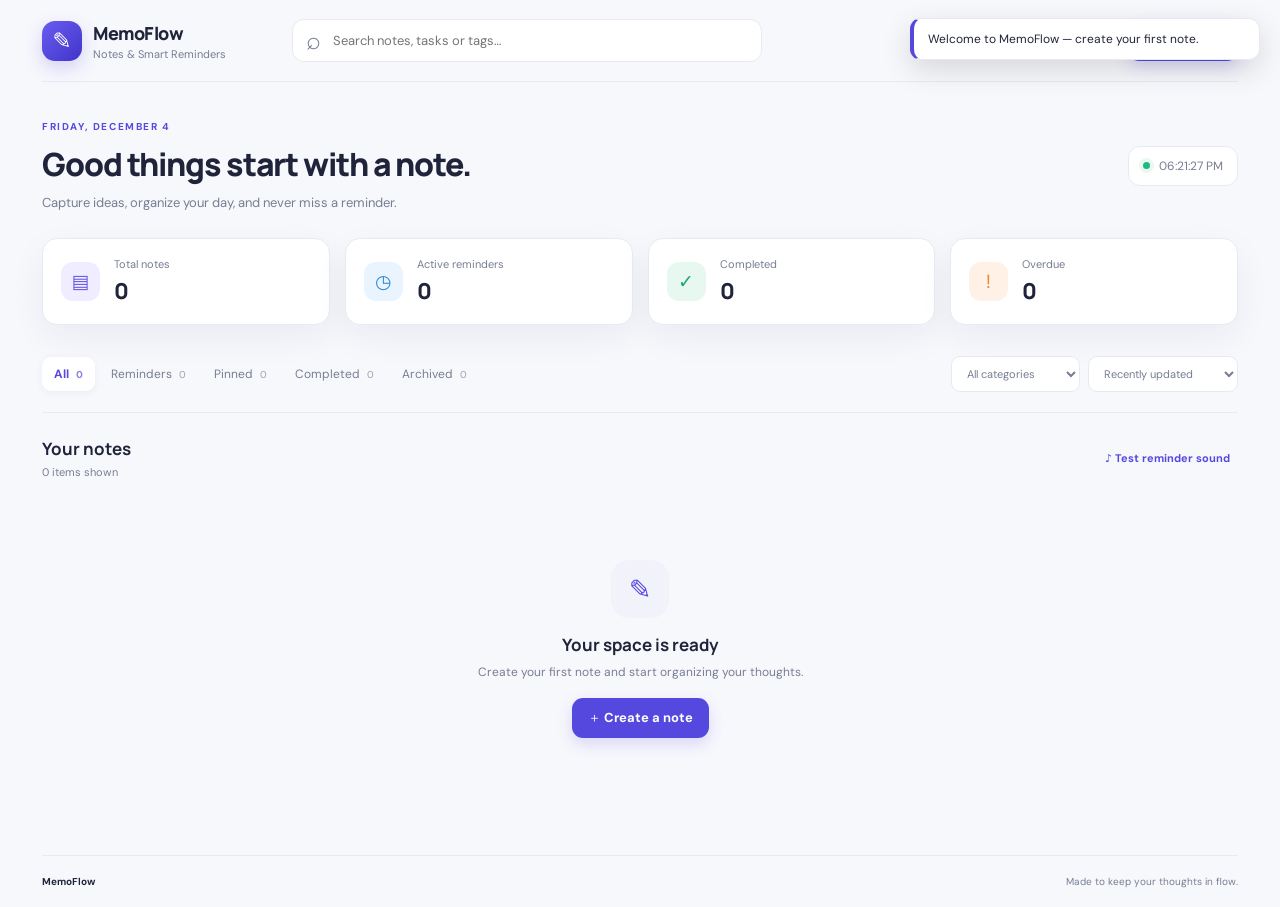
<file: MemoFlow/index.html>
<!doctype html>
<html lang="en">
<head>
  <meta charset="UTF-8">
  <meta name="viewport" content="width=device-width, initial-scale=1">
  <meta name="theme-color" content="#4f46e5">
  <meta name="description" content="MemoFlow is a clean, offline-first notes and reminders app.">
  <title>MemoFlow — Notes & Smart Reminders</title>
  <link rel="icon" href="assets/favicon.svg" type="image/svg+xml">
  <link rel="stylesheet" href="src/styles.css">
</head>
<body>
  <div class="app-shell">
    <header class="topbar">
      <a class="brand" href="#" aria-label="MemoFlow home">
        <span class="brand-mark" aria-hidden="true">✎</span>
        <span><strong>MemoFlow</strong><small>Notes & Smart Reminders</small></span>
      </a>
      <label class="search-wrap">
        <span aria-hidden="true">⌕</span>
        <input id="searchInput" type="search" placeholder="Search notes, tasks or tags…" autocomplete="off">
        <button id="clearSearchBtn" class="icon-btn clear-search hidden" type="button" aria-label="Clear search">×</button>
      </label>
      <div class="header-actions">
        <button id="exportBtn" class="icon-btn" type="button" title="Export backup" aria-label="Export backup">⇩</button>
        <label class="icon-btn import-label" title="Import backup" aria-label="Import backup">⇧
          <input id="importInput" type="file" accept="application/json,.json" hidden>
        </label>
        <button id="themeBtn" class="icon-btn" type="button" title="Toggle theme" aria-label="Toggle theme">☾</button>
        <button id="newNoteBtn" class="primary-btn" type="button"><span>＋</span> <span class="button-text">New note</span></button>
      </div>
    </header>

    <main class="main-content">
      <section class="welcome-row">
        <div>
          <p class="eyebrow" id="todayLabel">YOUR WORKSPACE</p>
          <h1>Good things start with a note.</h1>
          <p class="subheading">Capture ideas, organize your day, and never miss a reminder.</p>
        </div>
        <div class="clock-card"><span class="live-dot"></span><span id="liveClock">--:--:--</span></div>
      </section>

      <section class="stats-grid" aria-label="Workspace overview">
        <article class="stat-card"><span class="stat-icon purple">▤</span><div><span class="stat-label">Total notes</span><strong id="totalCount">0</strong></div></article>
        <article class="stat-card"><span class="stat-icon blue">◷</span><div><span class="stat-label">Active reminders</span><strong id="reminderCount">0</strong></div></article>
        <article class="stat-card"><span class="stat-icon green">✓</span><div><span class="stat-label">Completed</span><strong id="completedCount">0</strong></div></article>
        <article class="stat-card"><span class="stat-icon orange">!</span><div><span class="stat-label">Overdue</span><strong id="overdueCount">0</strong></div></article>
      </section>

      <section class="toolbar" aria-label="Note filters">
        <div class="filter-tabs" role="group" aria-label="Status filter">
          <button class="tab active" data-status="all" type="button">All <span id="countAll">0</span></button>
          <button class="tab" data-status="reminders" type="button">Reminders <span id="countReminders">0</span></button>
          <button class="tab" data-status="pinned" type="button">Pinned <span id="countPinned">0</span></button>
          <button class="tab" data-status="completed" type="button">Completed <span id="countCompleted">0</span></button>
          <button class="tab" data-status="archived" type="button">Archived <span id="countArchived">0</span></button>
        </div>
        <div class="toolbar-right">
          <label class="select-wrap"><span class="sr-only">Filter by category</span>
            <select id="categoryFilter">
              <option value="all">All categories</option>
              <option value="Personal">Personal</option>
              <option value="Work">Work</option>
              <option value="Ideas">Ideas</option>
              <option value="Urgent">Urgent</option>
            </select>
          </label>
          <label class="select-wrap"><span class="sr-only">Sort notes</span>
            <select id="sortSelect">
              <option value="updated">Recently updated</option>
              <option value="created">Newest first</option>
              <option value="oldest">Oldest first</option>
              <option value="title">Title A–Z</option>
              <option value="reminder">Reminder date</option>
            </select>
          </label>
        </div>
      </section>

      <section class="section-heading">
        <div><h2 id="listHeading">Your notes</h2><p id="resultSummary">Everything you've saved, in one place.</p></div>
        <button id="testSoundBtn" class="text-btn" type="button">♪ Test reminder sound</button>
      </section>
      <section id="notesGrid" class="notes-grid" aria-live="polite"></section>
      <section id="emptyState" class="empty-state hidden">
        <div class="empty-icon">✎</div><h3 id="emptyTitle">Your space is ready</h3>
        <p id="emptyText">Create your first note and start organizing your thoughts.</p>
        <button id="emptyCreateBtn" class="primary-btn" type="button">＋ Create a note</button>
      </section>
    </main>
    <footer class="footer"><span>MemoFlow</span><span>Made to keep your thoughts in flow.</span></footer>
  </div>

  <div id="noteDialog" class="dialog-backdrop hidden" role="presentation">
    <section class="dialog" role="dialog" aria-modal="true" aria-labelledby="dialogTitle">
      <header class="dialog-header"><div><p class="eyebrow">YOUR WORKSPACE</p><h2 id="dialogTitle">Create a note</h2></div><button id="closeDialogBtn" class="icon-btn" type="button" aria-label="Close dialog">×</button></header>
      <form id="noteForm">
        <input id="noteId" type="hidden">
        <label class="field-label" for="noteTitle">Title <span>*</span></label>
        <input id="noteTitle" class="text-input" maxlength="120" required placeholder="Give your note a title">
        <label class="field-label" for="noteContent">Details</label>
        <textarea id="noteContent" class="text-input textarea" rows="6" maxlength="10000" placeholder="Write your thoughts, plans or checklist…"></textarea>
        <div class="form-row">
          <div><label class="field-label" for="noteCategory">Category</label><select id="noteCategory" class="text-input"><option>Personal</option><option>Work</option><option>Ideas</option><option>Urgent</option></select></div>
          <div><label class="field-label" for="noteColor">Card color</label><select id="noteColor" class="text-input"><option value="plain">Cloud</option><option value="lavender">Lavender</option><option value="mint">Mint</option><option value="peach">Peach</option><option value="sky">Sky</option><option value="rose">Rose</option></select></div>
        </div>
        <label class="field-label" for="noteTags">Tags <small>Separate with commas</small></label>
        <input id="noteTags" class="text-input" maxlength="200" placeholder="planning, ideas, personal">
        <div class="reminder-panel">
          <div class="panel-heading"><div><strong>Reminder</strong><small>Choose when you want to be reminded.</small></div><button id="clearReminderBtn" class="text-btn" type="button">Clear</button></div>
          <input id="noteReminder" class="text-input" type="datetime-local">
          <div class="quick-times"><button type="button" data-minutes="10">In 10 min</button><button type="button" data-minutes="60">In 1 hour</button><button type="button" data-minutes="1440">Tomorrow</button></div>
        </div>
        <div class="form-bottom">
          <label class="check-label"><input id="notePinned" type="checkbox"> Pin this note</label>
          <div class="dialog-actions"><button id="cancelDialogBtn" class="secondary-btn" type="button">Cancel</button><button class="primary-btn" type="submit">Save note</button></div>
        </div>
        <p id="formError" class="form-error" role="alert"></p>
      </form>
    </section>
  </div>

  <div id="toastRegion" class="toast-region" aria-live="polite" aria-atomic="true"></div>
  <script type="module" src="src/app.js"></script>
</body>
</html>
</file>
<file: MemoFlow/src/styles.css>
@import url('https://fonts.googleapis.com/css2?family=DM+Sans:wght@400;500;600;700&family=Manrope:wght@500;600;700;800&display=swap');
:root{font-family:"DM Sans",system-ui,sans-serif;color:#20243a;background:#f7f8fc;font-synthesis:none;text-rendering:optimizeLegibility;--bg:#f7f8fc;--surface:#fff;--surface-2:#f2f3fa;--text:#20243a;--muted:#777d93;--border:#e8eaf2;--primary:#5548df;--primary-dark:#4438c7;--shadow:0 12px 34px rgba(30,35,75,.06)}
:root.dark{color-scheme:dark;--bg:#10121d;--surface:#191c2a;--surface-2:#222638;--text:#f0f1f8;--muted:#a1a6ba;--border:#2d3247;--shadow:0 12px 34px rgba(0,0,0,.18)}
*{box-sizing:border-box}body{margin:0;background:var(--bg);color:var(--text);min-height:100vh}button,input,textarea,select{font:inherit}button{cursor:pointer}button:focus-visible,input:focus-visible,textarea:focus-visible,select:focus-visible{outline:3px solid rgba(85,72,223,.25);outline-offset:2px}.hidden{display:none!important}.sr-only{position:absolute;width:1px;height:1px;padding:0;margin:-1px;overflow:hidden;clip:rect(0,0,0,0);white-space:nowrap;border:0}
.app-shell{max-width:1440px;margin:auto;min-height:100vh;padding:0 42px;display:flex;flex-direction:column}.topbar{height:82px;display:flex;align-items:center;gap:30px;border-bottom:1px solid var(--border)}.brand{display:flex;align-items:center;gap:11px;text-decoration:none;color:var(--text);min-width:220px}.brand-mark{width:40px;height:40px;border-radius:13px;background:linear-gradient(135deg,#6b5cf0,#4034c8);color:white;display:grid;place-items:center;font-size:23px;box-shadow:0 7px 18px #5548df38}.brand strong{font:800 18px Manrope,sans-serif;display:block;letter-spacing:-.5px}.brand small{display:block;color:var(--muted);font-size:11px;margin-top:2px}.search-wrap{height:43px;max-width:470px;flex:1;display:flex;align-items:center;gap:10px;background:var(--surface);border:1px solid var(--border);border-radius:12px;padding:0 13px;color:var(--muted)}.search-wrap>span{font-size:25px;line-height:1}.search-wrap input{border:0;outline:0;background:transparent;color:var(--text);width:100%;font-size:13px}.header-actions{margin-left:auto;display:flex;align-items:center;gap:9px}.icon-btn{width:39px;height:39px;border:1px solid var(--border);border-radius:11px;background:var(--surface);color:var(--muted);font-size:20px;display:grid;place-items:center}.icon-btn:hover{color:var(--primary);border-color:#c9c5ff}.import-label{cursor:pointer}.primary-btn,.secondary-btn{border:0;border-radius:11px;padding:11px 16px;font-weight:700;font-size:13px}.primary-btn{background:var(--primary);color:white;box-shadow:0 6px 15px #5548df30}.primary-btn:hover{background:var(--primary-dark)}.secondary-btn{background:var(--surface-2);color:var(--text)}.main-content{flex:1;padding:38px 0 52px}.welcome-row{display:flex;justify-content:space-between;align-items:center;margin-bottom:27px}.eyebrow{font-size:10px;letter-spacing:1.6px;color:var(--primary);font-weight:700;margin:0 0 9px}.welcome-row h1{font:800 clamp(24px,3vw,32px) Manrope,sans-serif;letter-spacing:-1.1px;margin:0}.subheading{color:var(--muted);font-size:13px;margin:8px 0 0}.clock-card{display:flex;align-items:center;gap:9px;background:var(--surface);border:1px solid var(--border);border-radius:12px;padding:11px 14px;font-size:12px;color:var(--muted);font-variant-numeric:tabular-nums}.live-dot{width:7px;height:7px;background:#22b981;border-radius:50%;box-shadow:0 0 0 4px #22b98119}.stats-grid{display:grid;grid-template-columns:repeat(4,1fr);gap:15px;margin-bottom:31px}.stat-card{display:flex;align-items:center;gap:14px;background:var(--surface);border:1px solid var(--border);border-radius:15px;padding:18px;box-shadow:var(--shadow)}.stat-icon{width:39px;height:39px;border-radius:12px;display:grid;place-items:center;font-size:19px}.purple{background:#efedff;color:#6658e8}.blue{background:#e9f4ff;color:#3188d5}.green{background:#e7f8f0;color:#1da775}.orange{background:#fff1e6;color:#e58a39}.dark .purple{background:#312d59}.dark .blue{background:#20384e}.dark .green{background:#1c4036}.dark .orange{background:#4b3426}.stat-label{display:block;color:var(--muted);font-size:11px;margin-bottom:5px}.stat-card strong{font:800 22px Manrope,sans-serif}.toolbar{display:flex;justify-content:space-between;gap:15px;align-items:center;padding-bottom:20px;border-bottom:1px solid var(--border)}.filter-tabs{display:flex;gap:4px;flex-wrap:wrap}.tab{border:0;background:transparent;color:var(--muted);padding:9px 12px;border-radius:9px;font-size:12px}.tab span{font-size:10px;margin-left:4px;opacity:.7}.tab.active{background:var(--surface);color:var(--primary);font-weight:700;box-shadow:0 2px 8px #25284a0d}.toolbar-right{display:flex;gap:8px}.select-wrap select{background:var(--surface);border:1px solid var(--border);border-radius:9px;padding:9px 28px 9px 11px;color:var(--muted);font-size:11px;max-width:160px}.section-heading{display:flex;justify-content:space-between;align-items:center;margin:24px 0 16px}.section-heading h2{font:700 17px Manrope,sans-serif;margin:0}.section-heading p{font-size:11px;color:var(--muted);margin:5px 0 0}.text-btn{border:0;background:transparent;color:var(--primary);font-size:11px;font-weight:700;padding:8px}.text-btn:hover{text-decoration:underline}.notes-grid{display:grid;grid-template-columns:repeat(3,minmax(0,1fr));gap:16px}.note-card{min-height:205px;border:1px solid var(--border);border-radius:15px;padding:17px;background:var(--surface);display:flex;flex-direction:column;justify-content:space-between;box-shadow:var(--shadow);transition:transform .18s,box-shadow .18s}.note-card:hover{transform:translateY(-2px);box-shadow:0 15px 32px rgba(30,35,75,.1)}.note-card.color-lavender{background:#f3f0ff}.note-card.color-mint{background:#edfaf4}.note-card.color-peach{background:#fff4ec}.note-card.color-sky{background:#eef7ff}.note-card.color-rose{background:#fff0f3}.dark .note-card.color-lavender,.dark .note-card.color-mint,.dark .note-card.color-peach,.dark .note-card.color-sky,.dark .note-card.color-rose{background:var(--surface)}.note-top{display:flex;justify-content:space-between;align-items:center;gap:8px}.category-badge{font-size:9px;font-weight:700;padding:5px 8px;border-radius:20px;background:#efedff;color:#6254db}.category-Work{background:#e8f3ff;color:#327fc2}.category-Ideas{background:#fff2d9;color:#ad791b}.category-Urgent{background:#ffe9eb;color:#c84d5b}.dark .category-badge{background:#312d59;color:#c4bdff}.dark .category-Work{background:#20384e;color:#9bcdf3}.dark .category-Ideas{background:#4b3b22;color:#f3d18a}.dark .category-Urgent{background:#4a2932;color:#ffb2bd}.note-actions{display:flex;gap:3px}.mini-btn{border:0;background:transparent;color:var(--muted);border-radius:7px;width:28px;height:28px;font-size:15px}.mini-btn:hover{background:#ffffffa8;color:var(--primary)}.note-title{font:700 15px Manrope,sans-serif;line-height:1.4;margin:13px 0 7px;overflow-wrap:anywhere}.note-title.completed{text-decoration:line-through;color:var(--muted)}.note-content{font-size:11px;line-height:1.65;color:var(--muted);white-space:pre-wrap;overflow-wrap:anywhere;display:-webkit-box;-webkit-line-clamp:4;-webkit-box-orient:vertical;overflow:hidden;margin:0}.tag-list{display:flex;flex-wrap:wrap;gap:5px;margin-top:10px}.tag{font-size:9px;padding:4px 7px;background:#ffffffa6;border-radius:5px;color:var(--muted)}.note-footer{border-top:1px solid #77777720;margin-top:15px;padding-top:11px;display:flex;align-items:center;justify-content:space-between;gap:8px}.reminder-label{font-size:10px;color:var(--muted);overflow:hidden;text-overflow:ellipsis;white-space:nowrap}.reminder-label.overdue{color:#d64e5d;font-weight:700}.note-footer-actions{display:flex;gap:3px}.empty-state{padding:65px 15px;text-align:center}.empty-icon{margin:auto auto 15px;width:58px;height:58px;border-radius:18px;background:var(--surface-2);color:var(--primary);display:grid;place-items:center;font-size:27px}.empty-state h3{font:700 17px Manrope;margin:0}.empty-state p{font-size:12px;color:var(--muted);margin:8px 0 18px}.footer{border-top:1px solid var(--border);padding:19px 0;display:flex;justify-content:space-between;color:var(--muted);font-size:10px}.footer span:first-child{font-weight:700;color:var(--text)}
.dialog-backdrop{position:fixed;inset:0;z-index:20;background:#11142699;backdrop-filter:blur(5px);display:grid;place-items:center;padding:18px;overflow:auto}.dialog{background:var(--surface);border:1px solid var(--border);border-radius:19px;width:min(100%,570px);max-height:94vh;overflow:auto;padding:24px;box-shadow:0 25px 80px #0003}.dialog-header{display:flex;justify-content:space-between;align-items:flex-start;margin-bottom:20px}.dialog-header h2{font:800 21px Manrope;margin:0}.dialog-header .eyebrow{margin-bottom:5px}.field-label{display:block;font-size:11px;font-weight:700;margin:14px 0 7px}.field-label span{color:#e25b6a}.field-label small{font-weight:400;color:var(--muted);margin-left:5px}.text-input{width:100%;border:1px solid var(--border);border-radius:10px;background:var(--bg);color:var(--text);padding:11px 12px;font-size:12px;outline:0}.text-input:focus{border-color:#8b82f0;box-shadow:0 0 0 3px #5548df15}.textarea{resize:vertical;min-height:105px;line-height:1.6}.form-row{display:grid;grid-template-columns:1fr 1fr;gap:12px}.reminder-panel{margin-top:17px;padding:14px;border:1px solid var(--border);border-radius:12px;background:var(--bg)}.panel-heading{display:flex;justify-content:space-between;align-items:center;margin-bottom:10px}.panel-heading strong,.panel-heading small{display:block}.panel-heading strong{font-size:12px}.panel-heading small{font-size:10px;color:var(--muted);margin-top:3px}.quick-times{display:flex;gap:6px;margin-top:9px;flex-wrap:wrap}.quick-times button{border:1px solid var(--border);border-radius:7px;padding:6px 9px;background:var(--surface);color:var(--muted);font-size:10px}.quick-times button:hover{border-color:var(--primary);color:var(--primary)}.form-bottom{display:flex;justify-content:space-between;align-items:center;margin-top:18px;gap:10px}.check-label{font-size:11px;color:var(--muted);display:flex;align-items:center;gap:7px}.dialog-actions{display:flex;gap:8px}.form-error{color:#d64e5d;font-size:11px;min-height:14px;margin:8px 0 0}.toast-region{position:fixed;right:20px;top:18px;z-index:40;display:grid;gap:9px;width:min(350px,calc(100vw - 40px))}.toast{background:var(--surface);border:1px solid var(--border);border-left:4px solid var(--primary);border-radius:11px;padding:12px 14px;box-shadow:0 10px 30px #0002;font-size:12px;animation:toast-in .2s ease}.toast.error{border-left-color:#e05262}.toast.success{border-left-color:#22a879}@keyframes toast-in{from{opacity:0;transform:translateX(12px)}to{opacity:1;transform:translateX(0)}}
@media(max-width:1000px){.app-shell{padding:0 24px}.notes-grid{grid-template-columns:repeat(2,minmax(0,1fr))}.stats-grid{gap:9px}.stat-card{padding:13px;gap:9px}.brand{min-width:175px}.topbar{gap:15px}}
@media(max-width:700px){.app-shell{padding:0 16px}.topbar{height:auto;min-height:72px;flex-wrap:wrap;padding:13px 0;gap:12px}.brand{min-width:0;flex:1}.search-wrap{order:3;max-width:none;flex-basis:100%}.header-actions{gap:5px}.icon-btn{width:35px;height:35px}.primary-btn{padding:10px 12px}.button-text{display:none}.main-content{padding-top:25px}.welcome-row{align-items:flex-start;gap:10px}.welcome-row h1{font-size:23px}.subheading{max-width:300px;line-height:1.5}.clock-card{font-size:10px;padding:9px}.stats-grid{grid-template-columns:repeat(2,1fr);margin-bottom:22px}.toolbar{align-items:flex-start;flex-direction:column}.toolbar-right{width:100%}.toolbar-right .select-wrap{flex:1}.toolbar-right select{width:100%;max-width:none}.filter-tabs{width:100%;overflow:auto;flex-wrap:nowrap}.tab{white-space:nowrap}.section-heading{margin-top:19px}.notes-grid{grid-template-columns:1fr}.note-card{min-height:175px}.footer{gap:12px;flex-wrap:wrap}.form-bottom{align-items:flex-start;flex-direction:column}.dialog-actions{width:100%;justify-content:flex-end}.dialog{padding:19px}}
@media(prefers-reduced-motion:reduce){*,*::before,*::after{scroll-behavior:auto!important;animation-duration:.01ms!important;animation-iteration-count:1!important;transition-duration:.01ms!important}}
</file>
